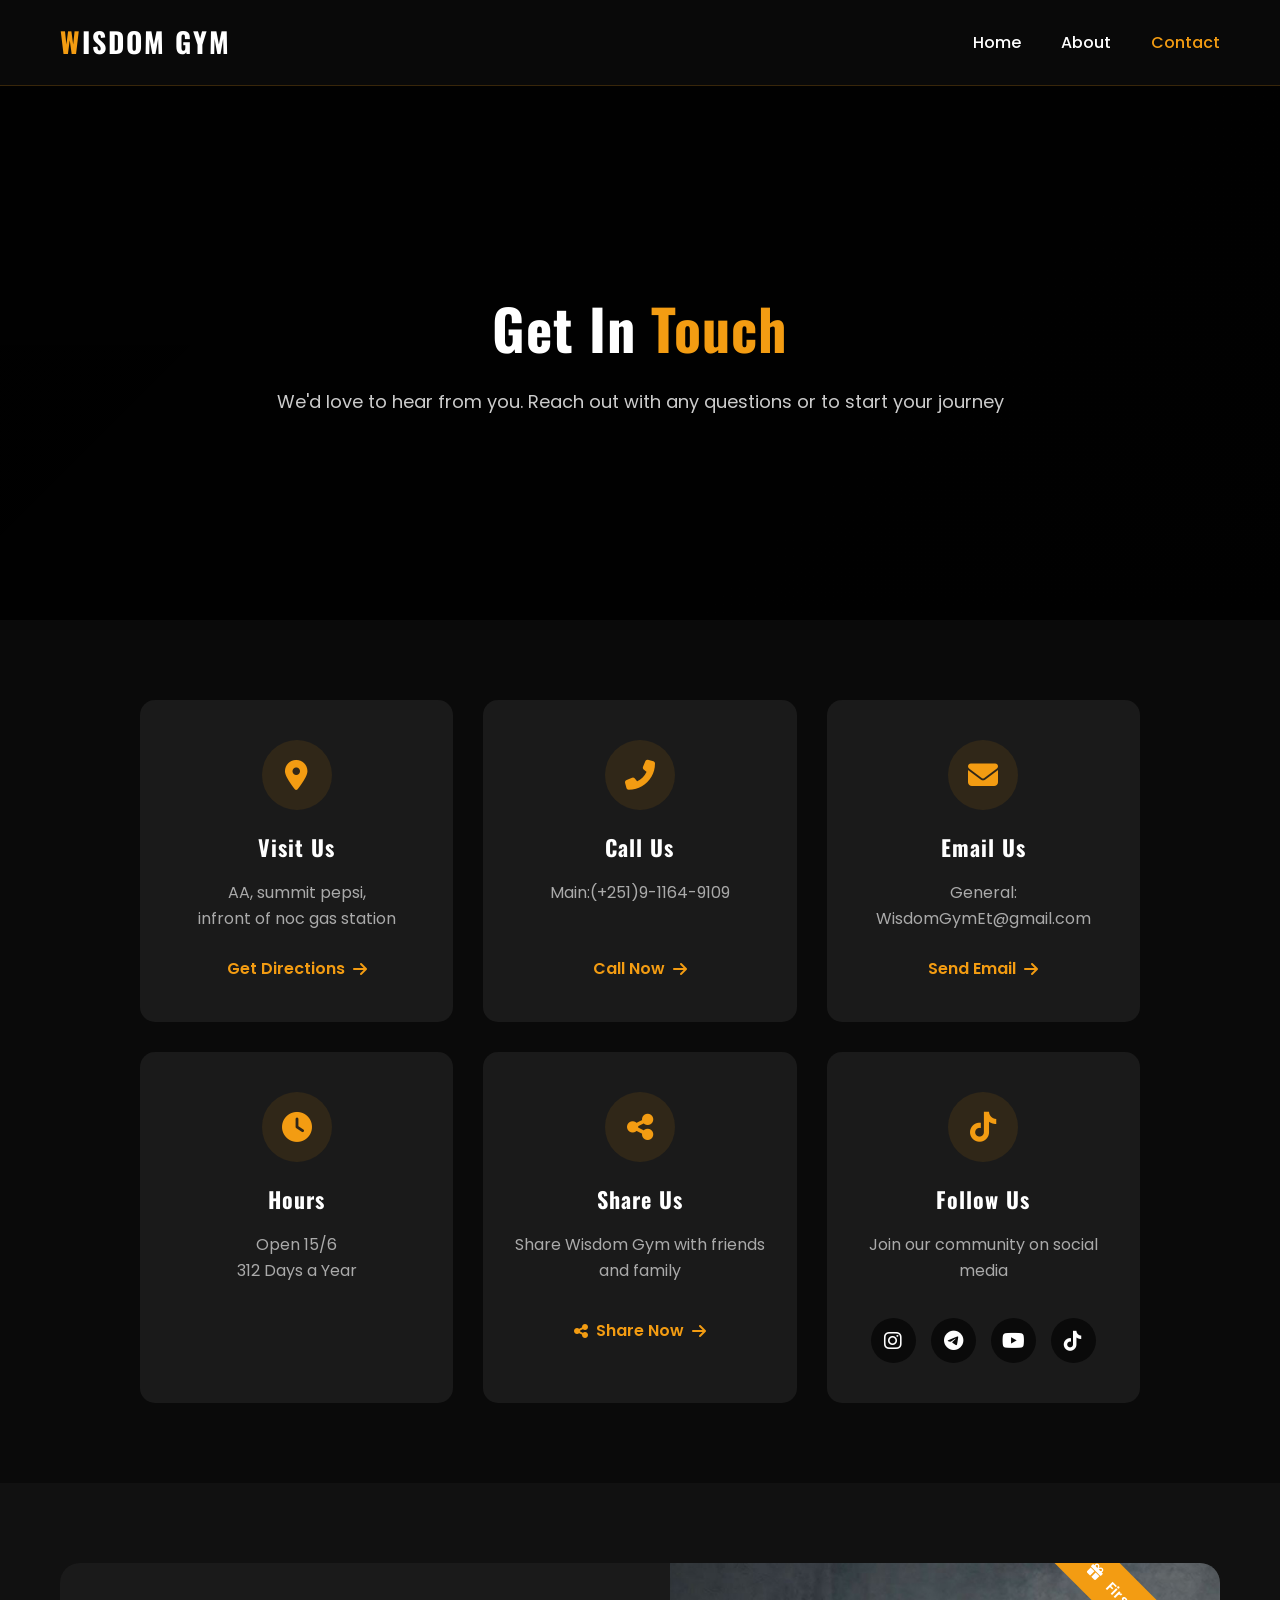
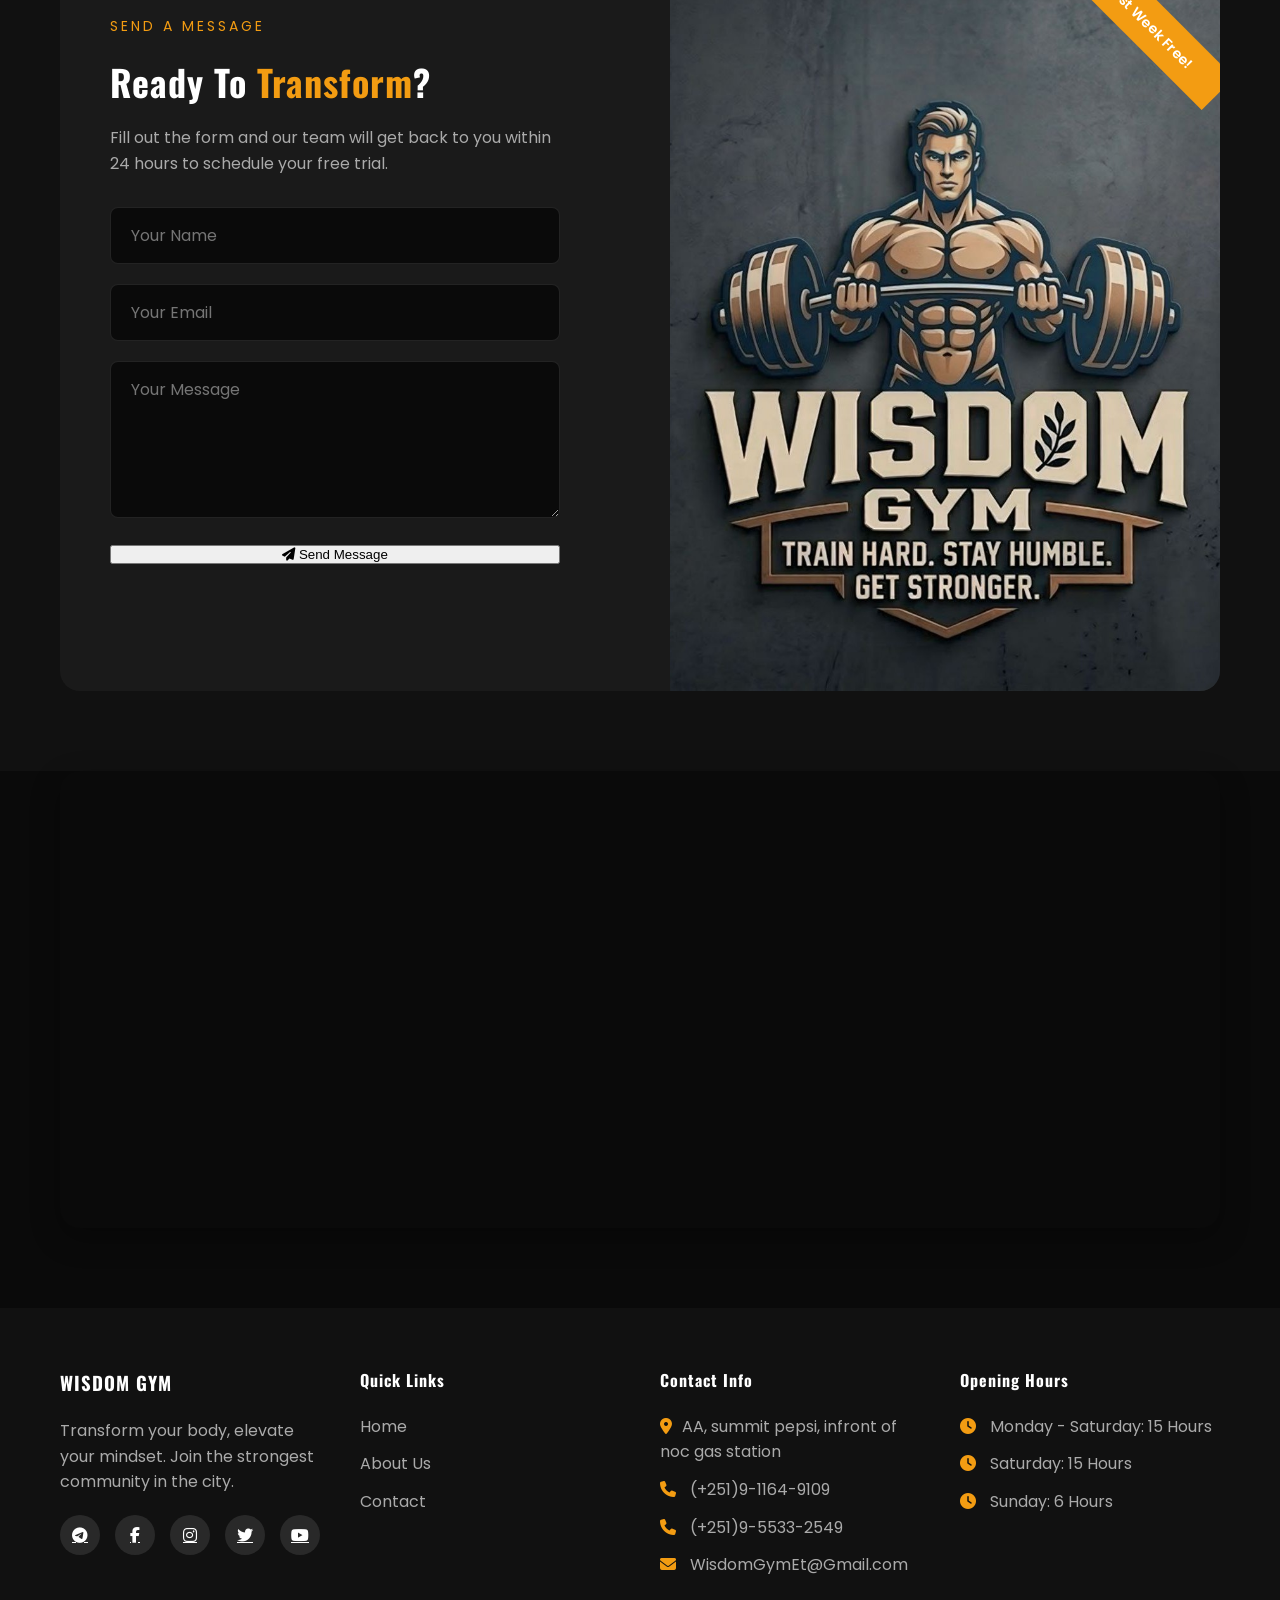
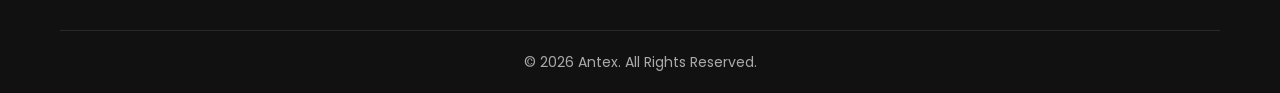
<file: contact.html>
<!DOCTYPE html>
<html lang="en">
<head>
    <meta charset="UTF-8">
    <meta name="viewport" content="width=device-width, initial-scale=1.0">
    <title>Contact | WISDOM GYM</title>
    <link rel="stylesheet" href="style2.css">
    <link rel="stylesheet" href="contact.css">
    <link href="https://fonts.googleapis.com/css2?family=Oswald:wght@400;500;600;700&family=Poppins:wght@300;400;500;600;700&display=swap" rel="stylesheet">
    <link rel="stylesheet" href="https://cdnjs.cloudflare.com/ajax/libs/font-awesome/6.4.0/css/all.min.css">
</head>
<body>
    <nav class="navbar">
        <div class="nav-container">
            <div class="logo">
                <h1>WISDOM GYM</h1>
            </div>
            <ul class="nav-links">
                <li><a href="index.html">Home</a></li>
                <li><a href="about-us.html">About</a></li>
                <li><a href="contact.html" class="active">Contact</a></li>
            </ul>
            <div class="hamburger">
                <span></span>
                <span></span>
                <span></span>
            </div>
        </div>
    </nav>

    <section class="page-header">
        <div class="page-header-overlay"></div>
        <div class="page-header-content">

            <h1>Get In <span class="highlight">Touch</span></h1>
            <p>We'd love to hear from you. Reach out with any questions or to start your journey</p>

        </div>
    </section>







<section class="contact-info-section">
    <div class="container">
        <div class="contact-grid">
            <div class="contact-cards">


                <!-- Existing Card 1: Visit Us -->
                <div class="contact-card">
                    <div class="contact-icon">
                        <i class="fas fa-map-marker-alt"></i>
                    </div>

                        <h3>Visit Us</h3>
                        <p>AA, summit pepsi,<br>infront of noc gas station</p>

<!-- add google map link -->
<!-- add google map link -->
<!-- add google map link -->
                    <a href="#" class="contact-link" id="getDirectionsBtn">Get Directions <i class="fas fa-arrow-right"></i></a>

                </div>


                <!-- Existing Card 2: Call Us -->
                <div class="contact-card">
                    <div class="contact-icon">
                        <i class="fas fa-phone-alt"></i>
                    </div>

                        <h3>Call Us</h3>
                        <p>Main:(+251)9-1164-9109<br></p>
                        <a href="tel:+251911649109" class="contact-link">Call Now <i class="fas fa-arrow-right"></i></a>

                </div>


                <!-- Existing Card 3: Email Us -->
                <div class="contact-card">
                    <div class="contact-icon">
                        <i class="fas fa-envelope"></i>
                    </div>

                        <h3>Email Us</h3>
                        <p>General: WisdomGymEt@gmail.com<br></p>

                    <a href="mailto:wisdomgymet@gmail.com" class="contact-link">Send Email <i class="fas fa-arrow-right"></i></a>
                </div>


                <!-- Existing Card 4: Hours -->
                <div class="contact-card">
                    <div class="contact-icon">
                        <i class="fas fa-clock"></i>
                    </div>

                        <h3>Hours</h3>
                        <p>Open 15/6<br>312 Days a Year</p>

                </div>


                <!-- NEW Card 5: Share Us -->
                <div class="contact-card share-card">
                    <div class="contact-icon">
                        <i class="fas fa-share-alt"></i>
                    </div>

                    <h3>Share Us</h3>
                    <p>Share Wisdom Gym with friends and family</p>
                    <button class="contact-link share-btn" id="shareBtn">
                        <i class="fas fa-share-nodes"></i> Share Now <i class="fas fa-arrow-right"></i>

                    </button>
                    <div id="shareFeedback" class="share-feedback"></div>
                </div>


		<!-- Card 6: Follow Us -->
		<div class="contact-card">
 		   <div class="contact-icon">
  		      <i class="fab fa-tiktok"></i>
  		  </div>

   		 <h3>Follow Us</h3>
    		<p>Join our community on social media</p>


<!-- change link -->
<!-- change link -->
<!-- change link -->

   			 <div class="social-icons-row">
    			    <!-- <a href="https://facebook.com/yourpage" target="_blank" class="social-icon-circle facebook">
    			        <i class="fab fa-facebook-f"></i> -->
    			    </a>
     			   <a href="https://instagram.com/yourpage" target="_blank" class="social-icon-circle instagram">
     			       <i class="fab fa-instagram"></i>
     			   </a>
      			  <a href="https://t.me/yourchannel" target="_blank" class="social-icon-circle telegram">
   			         <i class="fab fa-telegram-plane"></i>
   			     </a>
    			    <a href="https://youtube.com/yourchannel" target="_blank" class="social-icon-circle youtube">
    			        <i class="fab fa-youtube"></i>
      			  </a>
      			  <a href="https://tiktok.com/@yourpage" target="_blank" class="social-icon-circle tiktok">
       			     <i class="fab fa-tiktok"></i>
  			      </a>
 			</div>
			</div>
           	 </div>
        	</div>
  	  </div>
	</section>










    <section class="contact-form-section">
        <div class="container">
            <div class="form-wrapper">
                <div class="form-content">
                    <span class="subtitle">SEND A MESSAGE</span>
                    <h2>Ready To <span class="highlight">Transform</span>?</h2>
                    <p>Fill out the form and our team will get back to you within 24 hours to schedule your free trial.</p>

                    <form action="https://formsubmit.co/wisdomgymet@gmail.com" method="POST" class="contact-form">


  <!-- to prevent spam -->
  <input type="hidden" name="_captcha" value="false">
  <input type="hidden" name="_template" value="table">
  <input type="hidden" name="_subject" value="New Portfolio Message!">
  
  <div class="form-group">
    <input type="text" name="name" placeholder="Your Name" required>
  </div>
  <div class="form-group">
    <input type="email" name="email" placeholder="Your Email" required>
  </div>
  <div class="form-group">
    <textarea name="message" rows="5" placeholder="Your Message" required></textarea>
  </div>
  <button type="submit" class="submit-btn">
    <i class="fas fa-paper-plane"></i> Send Message
  </button>
</form>

                </div>
                <div class="form-image">

                    <img src="images/logo2.jpg" alt="Gym logo">
                    <!--<img src="https://images.unsplash.com/photo-1581009146145-b5ef050c2e1e?w=400&h=500&fit=crop" alt="Gym Training"> -->
                    <div class="free-trial-badge">
                        <i class="fas fa-gift"></i>
                        <span>First Week Free!</span>
                    </div>
                </div>
            </div>
        </div>
    </section>




<!-- change google map -->
<!-- change google map -->
<!-- change google map -->


    <section class="map-section">
        <div class="container">
            <div class="map-wrapper">
                <iframe src="https://www.google.com/maps/embed?pb=!1m18!1m12!1m3!1d3024.2219901290355!2d-74.00369368400567!3d40.71312937933027!2m3!1f0!2f0!3f0!3m2!1i1024!2i768!4f13.1!3m3!1m2!1s0x89c25a3166cc4b0b%3A0xc989e2e6f2e5e8b2!2sFitness%20Center!5e0!3m2!1sen!2sus!4v1641234567890!5m2!1sen!2sus" allowfullscreen="" loading="lazy"></iframe>
            </div>
        </div>
    </section>





    <!-- Footer -->
    <footer class="footer">
        <div class="container">
            <div class="footer-content">
                <div class="footer-col">
                    <h3>WISDOM GYM</h3>
                    <p>Transform your body, elevate your mindset. Join the strongest community in the city.</p>
                    <div class="social-links">
<!-- add link -->
<!-- add link -->
<!-- add link -->
                        <a href="#"><i class="fab fa-telegram-plane"></i></a>
                        <a href="#"><i class="fab fa-facebook-f"></i></a>
                        <a href="#"><i class="fab fa-instagram"></i></a>
                        <a href="#"><i class="fab fa-twitter"></i></a>
                        <a href="#"><i class="fab fa-youtube"></i></a>
                    </div>
                </div>
                <div class="footer-col">
                    <h4>Quick Links</h4>
                    <ul>
                        <li><a href="index.html">Home</a></li>
                        <li><a href="about-us.html">About Us</a></li>
                        <li><a href="contact.html">Contact</a></li>
                    </ul>
                </div>
                <div class="footer-col">
                    <h4>Contact Info</h4>
                    <ul>
                        <li><i class="fas fa-map-marker-alt"></i>AA, summit pepsi, infront of noc gas station</li>
                        <li><i class="fas fa-phone"></i> (+251)9-1164-9109</li>
                        <li><i class="fas fa-phone"></i> (+251)9-5533-2549</li>
                        <li><i class="fas fa-envelope"></i> WisdomGymEt@Gmail.com</li>
                    </ul>
                </div>
                <div class="footer-col">
                    <h4>Opening Hours</h4>
                    <ul>
                        <li><i class="fas fa-clock"></i> Monday - Saturday: 15 Hours</li>
                        <li><i class="fas fa-clock"></i> Saturday: 15 Hours</li>
                        <li><i class="fas fa-clock"></i> Sunday: 6 Hours</li>
                    </ul>
                </div>
            </div>
            <div class="footer-bottom">
                <p>&copy; 2026 Antex. All Rights Reserved.</p>
            </div>
        </div>
    </footer>


    <script src="contact.js"></script>
</body>
</html>
</file>
<file: style2.css>
* {
    margin: 0;
    padding: 0;
    box-sizing: border-box;
}

:root {
    --primary: #f39c12;
    --primary-dark: #e67e22;
    --dark: #0a0a0a;
    --dark-gray: #111111;
    --light-gray: #1a1a1a;
    --text-light: #ffffff;
    --text-muted: #aaaaaa;
    --transition: all 0.3s ease;
}

body {
    font-family: 'Poppins', sans-serif;
    background-color: var(--dark);
    color: var(--text-light);
    line-height: 1.6;
    overflow-x: hidden;
}

h1, h2, h3, h4, h5, h6 {
    font-family: 'Oswald', sans-serif;
    font-weight: 700;
    letter-spacing: 1px;
}

.highlight {
    color: var(--primary);
}

.container {
    max-width: 1200px;
    margin: 0 auto;
    padding: 0 20px;
}

.section-header {
    text-align: center;
    margin-bottom: 60px;
}

.section-header .subtitle {
    color: var(--primary);
    font-size: 14px;
    letter-spacing: 3px;
    text-transform: uppercase;
    font-weight: 600;
    display: inline-block;
    margin-bottom: 15px;
}

.section-header h2 {
    font-size: 42px;
    margin-bottom: 15px;
}

.section-header p {
    color: var(--text-muted);
    max-width: 600px;
    margin: 0 auto;
}

/* Navigation */
.navbar {
    position: fixed;
    top: 0;
    width: 100%;
    background: rgba(10, 10, 10, 0.95);
    backdrop-filter: blur(10px);
    z-index: 1000;
    padding: 20px 0;
    border-bottom: 1px solid rgba(243, 156, 18, 0.2);
}

.nav-container {
    max-width: 1200px;
    margin: 0 auto;
    padding: 0 20px;
    display: flex;
    justify-content: space-between;
    align-items: center;
}

.logo h1 {
    font-size: 28px;
    letter-spacing: 2px;
    color: var(--text-light);
}

.logo h1::first-letter {
    color: var(--primary);
}

.nav-links {
    display: flex;
    list-style: none;
    gap: 40px;
}

.nav-links a {
    color: var(--text-light);
    text-decoration: none;
    font-weight: 500;
    transition: var(--transition);
}

.nav-links a:hover,
.nav-links a.active {
    color: var(--primary);
}

.hamburger {
    display: none;
    flex-direction: column;
    cursor: pointer;
}

.hamburger span {
    width: 25px;
    height: 3px;
    background: var(--text-light);
    margin: 3px 0;
    transition: var(--transition);
}

/* Hero Section */
.hero {
    position: relative;
    height: 100vh;
    min-height: 700px;
    background: linear-gradient(rgba(0,0,0,0.7), rgba(0,0,0,0.8)), url('https://images.unsplash.com/photo-1534438327276-14e5300c3a48?w=1920&h=1080&fit=crop');
    background-size: cover;
    background-position: center;
    background-attachment: fixed;
    display: flex;
    align-items: center;
    justify-content: center;
    text-align: center;
}

.hero-overlay {
    position: absolute;
    top: 0;
    left: 0;
    width: 100%;
    height: 100%;
    background: linear-gradient(135deg, rgba(0,0,0,0.8) 0%, rgba(0,0,0,0.6) 100%);
}

.hero-content {
    position: relative;
    z-index: 2;
    max-width: 800px;
    padding: 0 20px;
}

.hero-tag {
    color: var(--primary);
    font-size: 14px;
    letter-spacing: 4px;
    text-transform: uppercase;
    margin-bottom: 20px;
    display: inline-block;
}

.hero-content h1 {
    font-size: 70px;
    line-height: 1.2;
    margin-bottom: 20px;
}

.hero-content p {
    font-size: 18px;
    color: var(--text-muted);
    margin-bottom: 40px;
}

.hero-buttons {
    display: flex;
    gap: 20px;
    justify-content: center;
}

.btn-primary, .btn-secondary {
    padding: 14px 35px;
    text-decoration: none;
    font-weight: 600;
    text-transform: uppercase;
    letter-spacing: 1px;
    transition: var(--transition);
    display: inline-flex;
    align-items: center;
    gap: 10px;
}

.btn-primary {
    background: var(--primary);
    color: var(--dark);
    border: 2px solid var(--primary);
}

.btn-primary:hover {
    background: transparent;
    color: var(--primary);
}

.btn-secondary {
    background: transparent;
    color: var(--text-light);
    border: 2px solid var(--text-light);
}

.btn-secondary:hover {
    background: var(--primary);
    border-color: var(--primary);
    color: var(--dark);
}

.hero-stats {
    position: absolute;
    bottom: 50px;
    left: 0;
    right: 0;
    display: flex;
    justify-content: center;
    gap: 80px;
    z-index: 2;
}

.stat {
    text-align: center;
}

.stat h3 {
    font-size: 32px;
    color: var(--primary);
}

.stat p {
    font-size: 14px;
    color: var(--text-muted);
}

/* Why Choose Us */
.why-choose {
    padding: 100px 0;
    background: var(--dark-gray);
}

.features-grid {
    display: grid;
    grid-template-columns: repeat(auto-fit, minmax(300px, 1fr));
    gap: 30px;
}

.feature-card {
    background: var(--light-gray);
    padding: 40px 30px;
    text-align: center;
    transition: var(--transition);
    border-radius: 10px;
}

.feature-card:hover {
    transform: translateY(-10px);
    border-bottom: 3px solid var(--primary);
}

.feature-icon {
    width: 80px;
    height: 80px;
    background: rgba(243, 156, 18, 0.1);
    border-radius: 50%;
    display: flex;
    align-items: center;
    justify-content: center;
    margin: 0 auto 25px;
}

.feature-icon i {
    font-size: 40px;
    color: var(--primary);
}

.feature-card h3 {
    font-size: 22px;
    margin-bottom: 15px;
}

.feature-card p {
    color: var(--text-muted);
    margin-bottom: 20px;
}

.feature-link {
    color: var(--primary);
    text-decoration: none;
    font-weight: 600;
    display: inline-flex;
    align-items: center;
    gap: 8px;
    transition: var(--transition);
}

.feature-link:hover {
    gap: 12px;
}

/* Coaches Section */
.coaches {
    padding: 100px 0;
    background: var(--dark);
}

.coaches-grid {
    display: grid;
    grid-template-columns: repeat(auto-fit, minmax(250px, 1fr));
    gap: 30px;
}

.coach-card {
    background: var(--light-gray);
    border-radius: 15px;
    overflow: hidden;
    transition: var(--transition);
}

.coach-card:hover {
    transform: translateY(-5px);
}

.coach-image {
    position: relative;
    overflow: hidden;
}

.coach-image img {
    width: 100%;
    height: 350px;
    object-fit: cover;
    transition: var(--transition);
}

.coach-card:hover .coach-image img {
    transform: scale(1.05);
}

.coach-social {
    position: absolute;
    bottom: -50px;
    left: 0;
    right: 0;
    display: flex;
    justify-content: center;
    gap: 15px;
    background: linear-gradient(transparent, rgba(0,0,0,0.7));
    padding: 20px;
    transition: var(--transition);
}

.coach-card:hover .coach-social {
    bottom: 0;
}

.coach-social a {
    width: 35px;
    height: 35px;
    background: var(--primary);
    border-radius: 50%;
    display: flex;
    align-items: center;
    justify-content: center;
    color: var(--dark);
    transition: var(--transition);
}

.coach-social a:hover {
    transform: scale(1.1);
}

.coach-info {
    padding: 20px;
    text-align: center;
}

.coach-info h4 {
    font-size: 20px;
    margin-bottom: 5px;
}

.coach-info p {
    color: var(--primary);
    font-size: 14px;
}

/* Membership Section */
.membership {
    padding: 100px 0;
    background: var(--dark-gray);
}

.membership-content {
    display: grid;
    grid-template-columns: 1fr 1fr;
    gap: 60px;
    align-items: center;
}

.membership-text h2 {
    font-size: 42px;
    margin: 15px 0;
}

.membership-list {
    list-style: none;
    margin: 30px 0;
}

.membership-list li {
    margin-bottom: 15px;
    display: flex;
    align-items: center;
    gap: 10px;
}

.membership-list i {
    color: var(--primary);
    font-size: 20px;
}

.membership-image img {
    width: 100%;
    border-radius: 20px;
    object-fit: cover;
}

/* Testimonials */
.testimonials {
    padding: 100px 0;
    background: var(--dark);
}

.testimonials-slider {
    display: grid;
    grid-template-columns: repeat(auto-fit, minmax(300px, 1fr));
    gap: 30px;
}

.testimonial-card {
    background: var(--light-gray);
    padding: 30px;
    border-radius: 15px;
    position: relative;
}

.quote-icon {
    font-size: 40px;
    color: var(--primary);
    opacity: 0.3;
    margin-bottom: 20px;
}

.testimonial-card p {
    font-style: italic;
    margin-bottom: 25px;
    color: var(--text-muted);
}

.client {
    display: flex;
    align-items: center;
    gap: 15px;
}

.client img {
    width: 50px;
    height: 50px;
    border-radius: 50%;
    object-fit: cover;
}

.client h4 {
    font-size: 16px;
    margin-bottom: 5px;
}

.client span {
    font-size: 12px;
    color: var(--text-muted);
}

/* Newsletter */
.newsletter {
    padding: 80px 0;
    background: linear-gradient(135deg, var(--primary-dark), var(--primary));
}

.newsletter-content {
    text-align: center;
}

.newsletter-content h3 {
    font-size: 32px;
    margin-bottom: 15px;
}

.newsletter-content p {
    margin-bottom: 30px;
}

.newsletter-form {
    display: flex;
    justify-content: center;
    gap: 15px;
    max-width: 500px;
    margin: 0 auto;
}

.newsletter-form input {
    flex: 1;
    padding: 15px 20px;
    border: none;
    border-radius: 5px;
    font-size: 16px;
}

.newsletter-form button {
    padding: 15px 30px;
    background: var(--dark);
    color: var(--text-light);
    border: none;
    border-radius: 5px;
    font-weight: 600;
    cursor: pointer;
    transition: var(--transition);
}

.newsletter-form button:hover {
    background: #222;
}

/* Footer */
.footer {
    background: var(--dark-gray);
    padding: 60px 0 20px;
}

.footer-content {
    display: grid;
    grid-template-columns: repeat(auto-fit, minmax(250px, 1fr));
    gap: 40px;
    margin-bottom: 40px;
}

.footer-col h3, .footer-col h4 {
    margin-bottom: 20px;
}

.footer-col p {
    color: var(--text-muted);
    margin-bottom: 20px;
}

.social-links {
    display: flex;
    gap: 15px;
}

.social-links a {
    width: 40px;
    height: 40px;
    background: rgba(255,255,255,0.1);
    border-radius: 50%;
    display: flex;
    align-items: center;
    justify-content: center;
    color: var(--text-light);
    transition: var(--transition);
}

.social-links a:hover {
    background: var(--primary);
    transform: translateY(-3px);
}

.footer-col ul {
    list-style: none;
}

.footer-col ul li {
    margin-bottom: 12px;
    color: var(--text-muted);
}

.footer-col ul li i {
    margin-right: 10px;
    color: var(--primary);
}

.footer-col ul li a {
    color: var(--text-muted);
    text-decoration: none;
    transition: var(--transition);
}

.footer-col ul li a:hover {
    color: var(--primary);
    padding-left: 5px;
}

.footer-bottom {
    text-align: center;
    padding-top: 20px;
    border-top: 1px solid rgba(255,255,255,0.1);
    color: var(--text-muted);
    font-size: 14px;
}

/* Responsive */
@media (max-width: 992px) {
    .hero-content h1 {
        font-size: 50px;
    }
    
    .membership-content {
        grid-template-columns: 1fr;
    }
    
    .membership-image {
        order: -1;
    }
}

@media (max-width: 768px) {
    .hamburger {
        display: flex;
    }
    
    .nav-links {
        position: fixed;
        top: 80px;
        left: -100%;
        width: 100%;
        background: var(--dark);
        flex-direction: column;
        align-items: center;
        padding: 40px 0;
        gap: 25px;
        transition: var(--transition);
        border-top: 1px solid rgba(243, 156, 18, 0.2);
    }
    
    .nav-links.active {
        left: 0;
    }
    
    .hero-stats {
        gap: 30px;
    }
    
    .stat h3 {
        font-size: 24px;
    }
    
    .hero-buttons {
        flex-direction: column;
        align-items: center;
    }
    
    .section-header h2 {
        font-size: 32px;
    }
    
    .newsletter-form {
        flex-direction: column;
    }
}



/* Certificates Grid - 4 per row with portrait orientation */
.certificates-grid {
    display: grid;
    grid-template-columns: repeat(4, 1fr);
    gap: 30px;
    margin-top: 50px;
}

.certificate-card {
    background: var(--light-gray);
    border-radius: 15px;
    overflow: hidden;
    transition: var(--transition);
    display: flex;
    flex-direction: column;
}

.certificate-card:hover {
    transform: translateY(-5px);
    box-shadow: 0 10px 30px rgba(0, 0, 0, 0.3);
}

/* Portrait orientation - taller than wide */
.certificate-image {
    position: relative;
    overflow: hidden;
    aspect-ratio: 3 / 4;
    width: 100%;
}

.certificate-image img {
    width: 100%;
    height: 100%;
    object-fit: cover;
    transition: var(--transition);
}

.certificate-card:hover .certificate-image img {
    transform: scale(1.05);
}

.certificate-info {
    padding: 20px;
    text-align: center;
    flex-grow: 1;
}

.certificate-info h4 {
    font-size: 16px;
    margin-bottom: 8px;
    color: var(--text-light);
    font-family: 'Oswald', sans-serif;
}

.certificate-info p {
    font-size: 12px;
    color: var(--primary);
    line-height: 1.4;
}

/* Hidden certificates */
.hidden-cert {
    display: none;
}

/* Load More Button Container */
.load-more-container {
    text-align: center;
    margin-top: 50px;
}

.load-more-btn, .show-less-btn {
    padding: 14px 40px;
    background: var(--primary);
    color: var(--dark);
    border: none;
    border-radius: 50px;
    font-size: 16px;
    font-weight: 600;
    text-transform: uppercase;
    letter-spacing: 1px;
    cursor: pointer;
    transition: var(--transition);
    display: inline-flex;
    align-items: center;
    gap: 10px;
    font-family: 'Poppins', sans-serif;
}

.load-more-btn:hover, .show-less-btn:hover {
    background: var(--primary-dark);
    transform: translateY(-2px);
    box-shadow: 0 5px 15px rgba(243, 156, 18, 0.3);
}

.show-less-btn {
    background: transparent;
    border: 2px solid var(--primary);
    color: var(--primary);
}

.show-less-btn:hover {
    background: var(--primary);
    color: var(--dark);
}

.hidden {
    display: none;
}

/* Responsive: 4 per row on desktop */
@media (max-width: 1200px) {
    .certificates-grid {
        grid-template-columns: repeat(4, 1fr);
        gap: 25px;
    }
}

/* Tablet: 2 per row */
@media (max-width: 992px) {
    .certificates-grid {
        grid-template-columns: repeat(2, 1fr);
        gap: 25px;
    }
    
    .certificate-image {
        aspect-ratio: 3 / 4;
    }
}

/* Mobile: 1 per row */
@media (max-width: 576px) {
    .certificates-grid {
        grid-template-columns: 1fr;
        gap: 20px;
    }
    
    .certificate-image {
        aspect-ratio: 3 / 4;
    }
}
</file>
<file: contact.css>
/* Contact Info Section */
.contact-info-section {
    padding: 80px 0;
    background: var(--dark);
}

.contact-grid {
    max-width: 1000px;
    margin: 0 auto;
}

.contact-cards {
    display: grid;
    grid-template-columns: repeat(auto-fit, minmax(250px, 1fr));
    gap: 30px;
}

.contact-card {
    background: var(--light-gray);
    padding: 40px 30px;
    text-align: center;
    border-radius: 15px;
    transition: var(--transition);
}

.contact-card:hover {
    transform: translateY(-5px);
}

.contact-icon {
    width: 70px;
    height: 70px;
    background: rgba(243, 156, 18, 0.1);
    border-radius: 50%;
    display: flex;
    align-items: center;
    justify-content: center;
    margin: 0 auto 20px;
}

.contact-icon i {
    font-size: 30px;
    color: var(--primary);
}

.contact-card h3 {
    font-size: 22px;
    margin-bottom: 15px;
}

.contact-card p {
    color: var(--text-muted);
    margin-bottom: 15px;
    line-height: 1.6;
}

.contact-link {
    color: var(--primary);
    text-decoration: none;
    font-weight: 600;
    display: inline-flex;
    align-items: center;
    gap: 8px;
    transition: var(--transition);
}

.contact-link:hover {
    gap: 12px;
}

/* Contact Form Section */
.contact-form-section {
    padding: 80px 0;
    background: var(--dark-gray);
}

.form-wrapper {
    display: grid;
    grid-template-columns: 1fr 1fr;
    gap: 60px;
    background: var(--light-gray);
    border-radius: 20px;
    overflow: hidden;
}

.form-content {
    padding: 50px;
}

.form-content .subtitle {
    color: var(--primary);
    font-size: 14px;
    letter-spacing: 3px;
    text-transform: uppercase;
    display: inline-block;
    margin-bottom: 15px;
}

.form-content h2 {
    font-size: 36px;
    margin-bottom: 15px;
}

.form-content > p {
    color: var(--text-muted);
    margin-bottom: 30px;
}

.contact-form {
    display: flex;
    flex-direction: column;
    gap: 20px;
}

.form-row {
    display: grid;
    grid-template-columns: 1fr 1fr;
    gap: 20px;
}

.form-group {
    width: 100%;
}

.form-group input,
.form-group select,
.form-group textarea {
    width: 100%;
    padding: 15px 20px;
    background: var(--dark);
    border: 1px solid rgba(255,255,255,0.1);
    border-radius: 8px;
    color: var(--text-light);
    font-size: 16px;
    font-family: 'Poppins', sans-serif;
    transition: var(--transition);
}

.form-group input:focus,
.form-group select:focus,
.form-group textarea:focus {
    outline: none;
    border-color: var(--primary);
}

.form-group select {
    cursor: pointer;
}

.form-group select option {
    background: var(--dark);
}

.form-group textarea {
    resize: vertical;
}

.form-status {
    margin-top: 15px;
    padding: 10px;
    border-radius: 8px;
    text-align: center;
}

.form-status.success {
    background: rgba(46, 204, 113, 0.2);
    color: #2ecc71;
    border: 1px solid #2ecc71;
}

.form-status.error {
    background: rgba(231, 76, 60, 0.2);
    color: #e74c3c;
    border: 1px solid #e74c3c;
}

.form-image {
    position: relative;
    overflow: hidden;
}

.form-image img {
    width: 100%;
    height: 100%;
    object-fit: cover;
}

.free-trial-badge {
    position: absolute;
    top: 30px;
    right: -30px;
    background: var(--primary);
    padding: 12px 40px;
    transform: rotate(45deg);
    font-weight: 600;
    font-size: 14px;
    white-space: nowrap;
}

.free-trial-badge i {
    margin-right: 8px;
}

/* Map Section */
.map-section {
    padding: 0 0 80px;
    background: var(--dark);
}

.map-wrapper {
    border-radius: 20px;
    overflow: hidden;
    box-shadow: 0 10px 30px rgba(0,0,0,0.3);
}

.map-wrapper iframe {
    width: 100%;
    height: 450px;
    border: none;
}

/* Responsive */
@media (max-width: 992px) {
    .form-wrapper {
        grid-template-columns: 1fr;
    }
    
    .form-image {
        display: none;
    }
    
    .form-content {
        padding: 40px;
    }
}

@media (max-width: 768px) {
    .form-row {
        grid-template-columns: 1fr;
    }
    
    .form-content h2 {
        font-size: 28px;
    }
    
    .contact-cards {
        grid-template-columns: 1fr;
    }
    
    .map-wrapper iframe {
        height: 300px;
    }
}

/* Page Header */
.page-header {
    position: relative;
    height: 60vh;
    min-height: 450px;
    background: linear-gradient(rgba(0,0,0,0.7), rgba(0,0,0,0.8)), url('https://images.unsplash.com/photo-1571902943202-507ec2618e8f?w=1920&h=600&fit=crop');
    background-size: cover;
    background-position: center;
    display: flex;
    align-items: center;
    justify-content: center;
    text-align: center;
    margin-top: 80px;  /* Prevents navbar overlap */
}

.page-header-overlay {
    position: absolute;
    top: 0;
    left: 0;
    width: 100%;
    height: 100%;
    background: linear-gradient(135deg, rgba(0,0,0,0.8), rgba(0,0,0,0.6));
}

.page-header-content {
    position: relative;
    z-index: 2;
}

.page-header-content h1 {
    font-size: 56px;
    margin-bottom: 15px;
    color: #ffffff;  /* Ensures visibility */
}

.page-header-content p {
    font-size: 18px;
    color: #cccccc;  /* Light gray, visible on dark background */
}






/* Social Icons Row - Horizontal Icons */
.social-icons-row {
    display: flex;
    justify-content: center;
    gap: 15px;
    margin-top: auto;
    flex-wrap: wrap;
}

.social-icon-circle {
    width: 45px;
    height: 45px;
    border-radius: 50%;
    background: var(--dark);
    display: flex;
    align-items: center;
    justify-content: center;
    color: var(--text-light);
    font-size: 20px;
    transition: var(--transition);
    text-decoration: none;
}

.social-icon-circle:hover {
    transform: translateY(-5px);
}

.social-icon-circle.facebook:hover {
    background: #1877f2;
    color: white;
}

.social-icon-circle.instagram:hover {
    background: linear-gradient(45deg, #f09433, #e6683c, #dc2743, #cc2366, #bc1888);
    color: white;
}

.social-icon-circle.telegram:hover {
    background: #0088cc;
    color: white;
}

.social-icon-circle.youtube:hover {
    background: #ff0000;
    color: white;
}

.social-icon-circle.tiktok:hover {
    background: #000000;
    color: #00f2ea;
    box-shadow: 0 0 10px rgba(0, 242, 234, 0.5);
}

/* Ensure all contact cards are equal height */
.contact-card {
    background: var(--light-gray);
    padding: 40px 25px;
    text-align: center;
    border-radius: 15px;
    transition: var(--transition);
    display: flex;
    flex-direction: column;
    align-items: center;
    height: 100%;
    min-height: 320px;
}

.contact-card:hover {
    transform: translateY(-5px);
}

.contact-icon {
    width: 70px;
    height: 70px;
    background: rgba(243, 156, 18, 0.1);
    border-radius: 50%;
    display: flex;
    align-items: center;
    justify-content: center;
    margin: 0 auto 20px;
    flex-shrink: 0;
}

.contact-icon i {
    font-size: 30px;
    color: var(--primary);
}

.contact-card h3 {
    font-size: 22px;
    margin-bottom: 15px;
    flex-shrink: 0;
}

.contact-card p {
    color: var(--text-muted);
    margin-bottom: 25px;
    line-height: 1.6;
    flex-grow: 1;
}

.contact-link {
    color: var(--primary);
    text-decoration: none;
    font-weight: 600;
    display: inline-flex;
    align-items: center;
    gap: 8px;
    transition: var(--transition);
    margin-top: auto;
}

.contact-link:hover {
    gap: 12px;
}

/* Share Card Styles */
.share-card {
    cursor: pointer;
}

.share-btn {
    background: none;
    border: none;
    cursor: pointer;
    font-size: 16px;
    font-weight: 600;
    font-family: 'Poppins', sans-serif;
    width: 100%;
    justify-content: center;
    padding: 10px;
    margin-top: auto;
}

.share-feedback {
    margin-top: 10px;
    font-size: 12px;
    text-align: center;
    transition: var(--transition);
}

.share-feedback.success {
    color: #2ecc71;
}

.share-feedback.error {
    color: #e74c3c;
}

/* Responsive */
@media (max-width: 992px) {
    .contact-cards {
        grid-template-columns: repeat(2, 1fr);
        gap: 25px;
    }
}

@media (max-width: 768px) {
    .contact-cards {
        grid-template-columns: 1fr;
        gap: 20px;
    }
    
    .contact-card {
        min-height: auto;
    }
    
    .social-icons-row {
        gap: 12px;
    }
    
    .social-icon-circle {
        width: 40px;
        height: 40px;
        font-size: 18px;
    }
}
</file>
